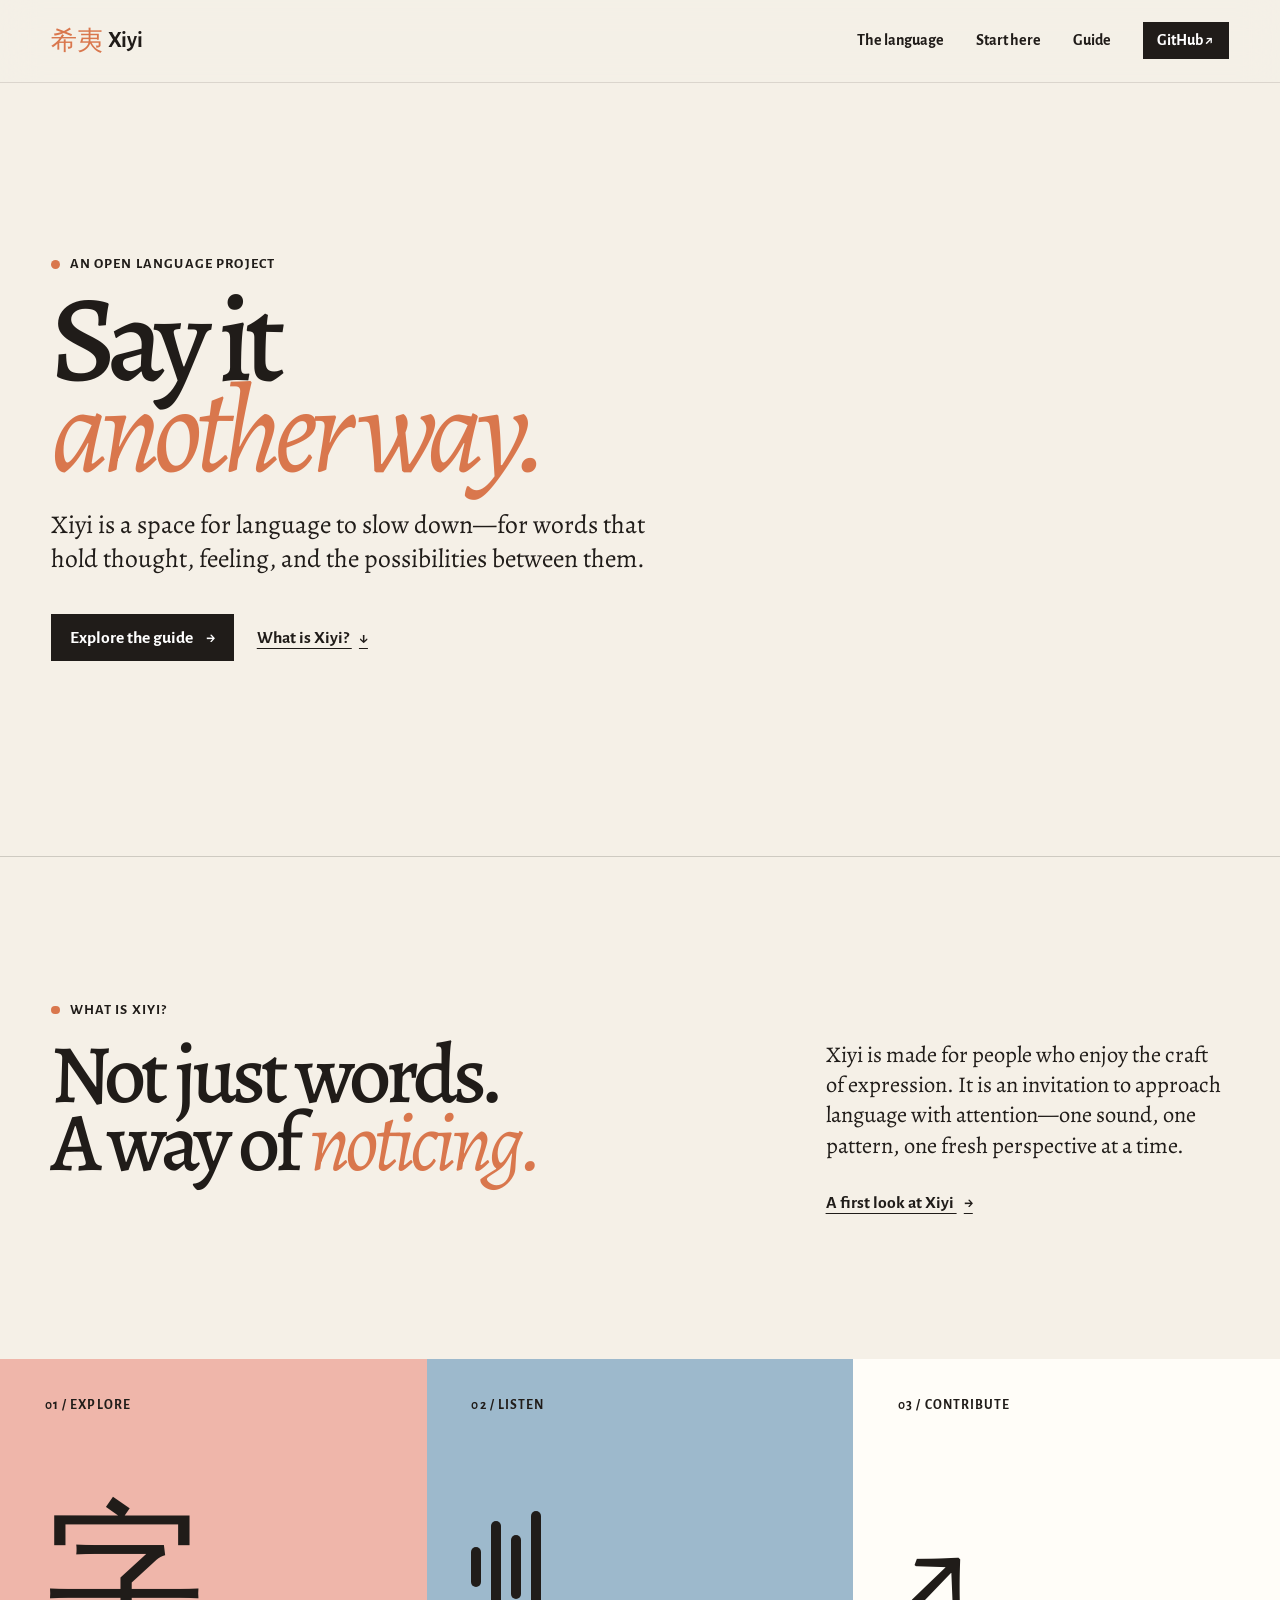
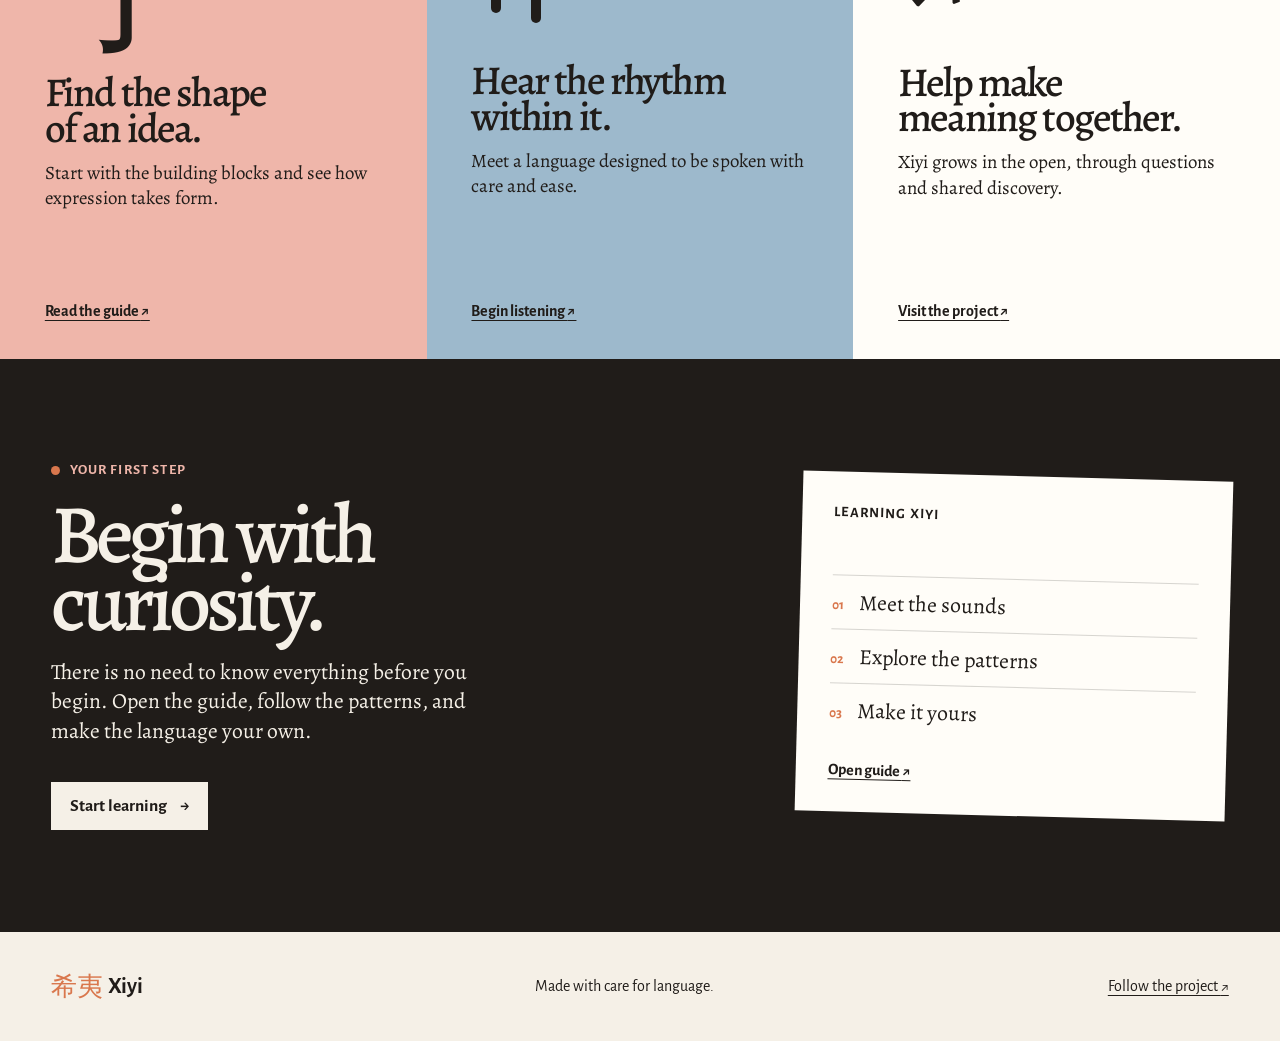
<file: src/pages/index.html>
<!doctype html>
<html lang="en">
  <head>
    <meta charset="UTF-8" />
    <meta name="viewport" content="width=device-width, initial-scale=1.0" />
    <meta name="description" content="Xiyi is an open language project for thoughtful expression." />
    <title>Xiyi — A language to linger in</title>
    <link rel="preconnect" href="https://fonts.googleapis.com" />
    <link rel="preconnect" href="https://fonts.gstatic.com" crossorigin />
    <link href="https://fonts.googleapis.com/css2?family=Alegreya:ital,wght@0,400;0,500;0,600;0,700;1,400;1,500&family=Alegreya+Sans:wght@400;500;600;700&display=swap" rel="stylesheet" />
    <link rel="stylesheet" href="../css/main.css" />
    <script src="../js/main.js" defer></script>
  </head>
  <body>
    <a class="skip-link" href="#main-content">Skip to content</a>
    <header class="site-header">
      <a class="wordmark" href="index.html" aria-label="Xiyi home"><span>希夷</span>Xiyi</a>
      <button class="menu-toggle" type="button" aria-expanded="false" aria-controls="site-nav">Menu</button>
      <nav id="site-nav" class="site-nav" aria-label="Main navigation">
        <a href="#language">The language</a>
        <a href="#begin">Start here</a>
        <a href="docs.html">Guide</a>
        <a class="nav-github" href="https://github.com/LouhPaang/Xiyi" target="_blank" rel="noreferrer">GitHub <span aria-hidden="true">↗</span></a>
      </nav>
    </header>

    <main id="main-content">
      <section class="hero" aria-labelledby="hero-title">
        <div class="hero-copy">
          <p class="kicker"><span></span> An open language project</p>
          <h1 id="hero-title">Say it<br /><em>another way.</em></h1>
          <p class="hero-intro">Xiyi is a space for language to slow down—for words that hold thought, feeling, and the possibilities between them.</p>
          <div class="hero-actions">
            <a class="button button-dark" href="docs.html">Explore the guide <span aria-hidden="true">→</span></a>
            <a class="arrow-link" href="#language">What is Xiyi? <span aria-hidden="true">↓</span></a>
          </div>
        </div>
      </section>

      <section id="language" class="statement section">
        <p class="kicker"><span></span> What is Xiyi?</p>
        <div class="statement-layout">
          <h2>Not just words.<br />A way of <em>noticing.</em></h2>
          <div class="statement-copy">
            <p>Xiyi is made for people who enjoy the craft of expression. It is an invitation to approach language with attention—one sound, one pattern, one fresh perspective at a time.</p>
            <a class="arrow-link" href="docs.html">A first look at Xiyi <span aria-hidden="true">→</span></a>
          </div>
        </div>
      </section>

      <section class="feature-grid" aria-label="Ways into Xiyi">
        <article class="feature-card feature-writing"><p class="card-index">01 / Explore</p><div class="card-glyph">字</div><h3>Find the shape<br />of an idea.</h3><p>Start with the building blocks and see how expression takes form.</p><a href="docs.html" aria-label="Explore Xiyi writing">Read the guide <span aria-hidden="true">↗</span></a></article>
        <article class="feature-card feature-sound"><p class="card-index">02 / Listen</p><div class="sound-mark"><i></i><i></i><i></i><i></i></div><h3>Hear the rhythm<br />within it.</h3><p>Meet a language designed to be spoken with care and ease.</p><a href="docs.html" aria-label="Explore Xiyi sounds">Begin listening <span aria-hidden="true">↗</span></a></article>
        <article class="feature-card feature-open"><p class="card-index">03 / Contribute</p><div class="open-mark">↗</div><h3>Help make<br />meaning together.</h3><p>Xiyi grows in the open, through questions and shared discovery.</p><a href="https://github.com/LouhPaang/Xiyi" target="_blank" rel="noreferrer">Visit the project <span aria-hidden="true">↗</span></a></article>
      </section>

      <section id="begin" class="invitation">
        <div class="invitation-content"><p class="kicker"><span></span> Your first step</p><h2>Begin with<br />curiosity.</h2><p>There is no need to know everything before you begin. Open the guide, follow the patterns, and make the language your own.</p><a class="button button-light" href="docs.html">Start learning <span aria-hidden="true">→</span></a></div>
        <aside class="guide-preview" aria-label="Learning guide preview"><p>Learning Xiyi</p><ol><li><span>01</span> Meet the sounds</li><li><span>02</span> Explore the patterns</li><li><span>03</span> Make it yours</li></ol><a href="docs.html">Open guide <span aria-hidden="true">↗</span></a></aside>
      </section>
    </main>

    <footer class="site-footer"><a class="wordmark" href="index.html"><span>希夷</span>Xiyi</a><p>Made with care for language.</p><a href="https://github.com/LouhPaang/Xiyi" target="_blank" rel="noreferrer">Follow the project <span aria-hidden="true">↗</span></a></footer>
  </body>
</html>
</file>
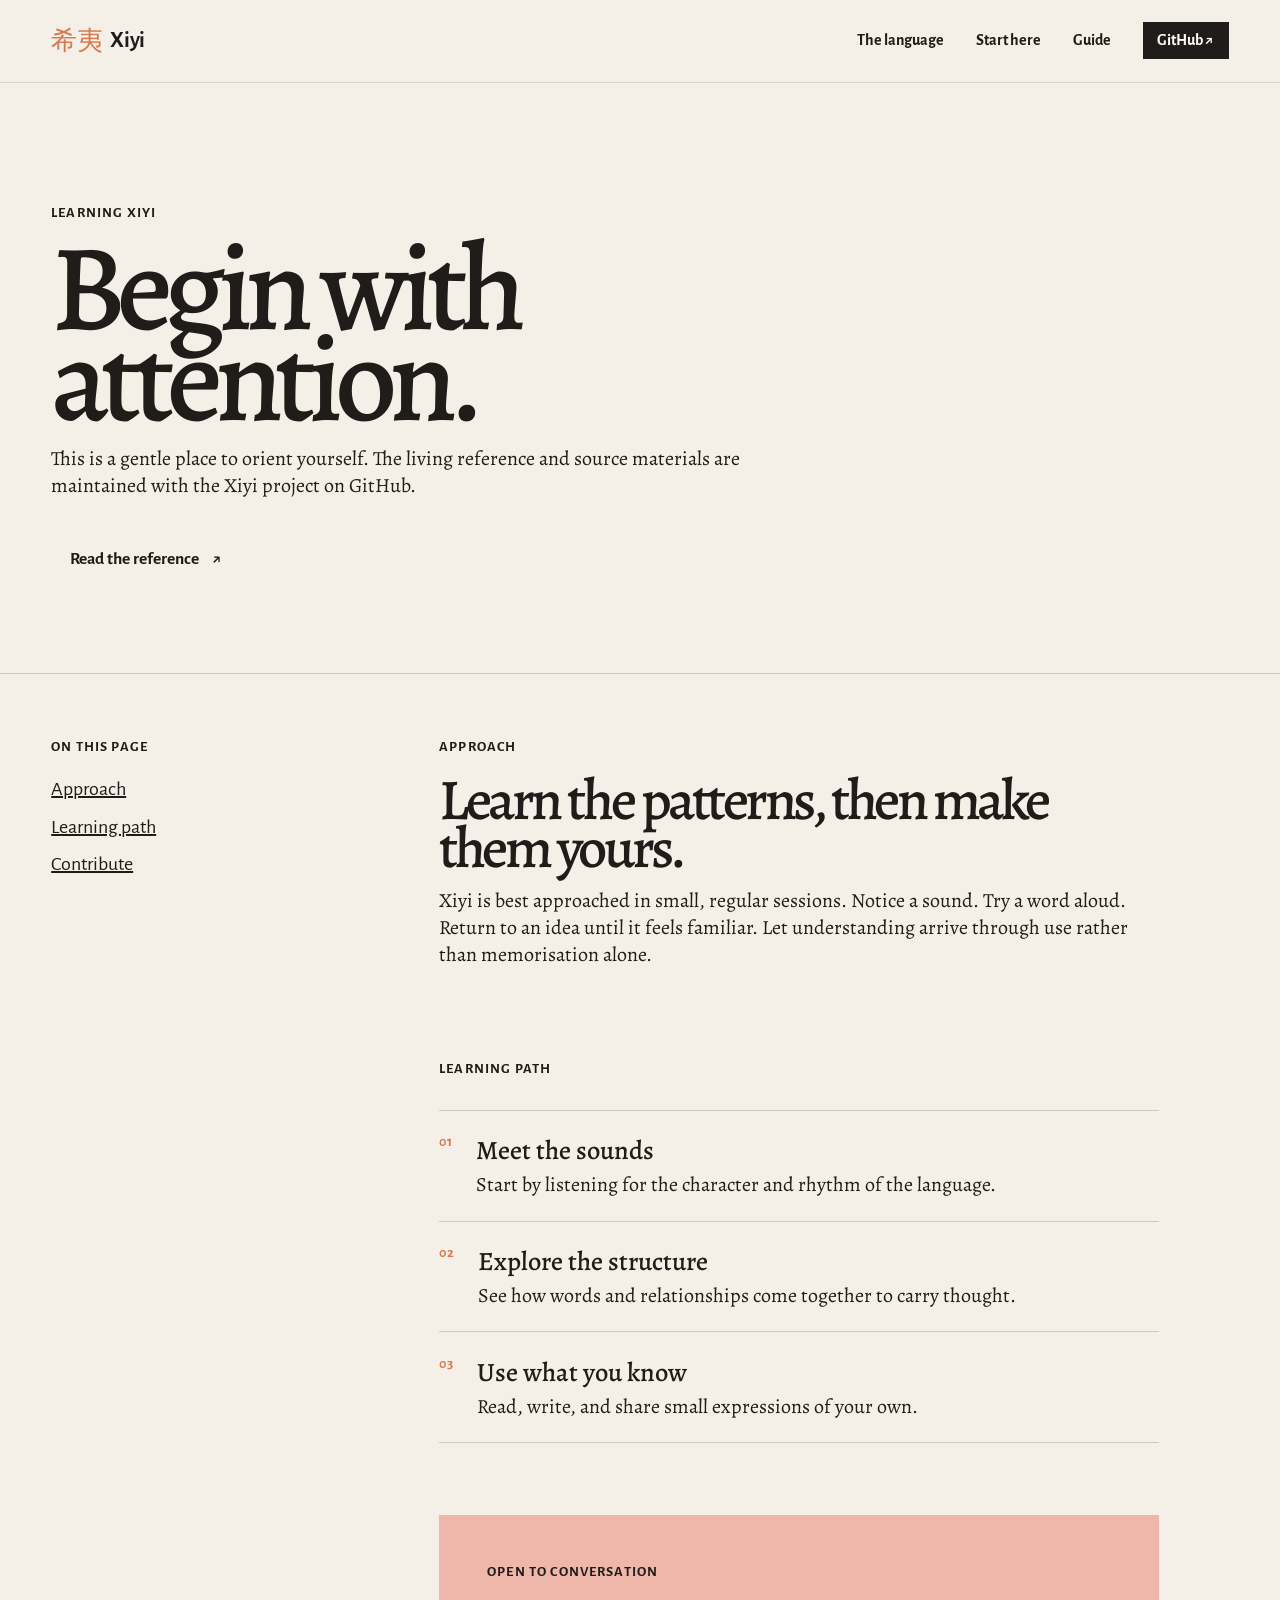
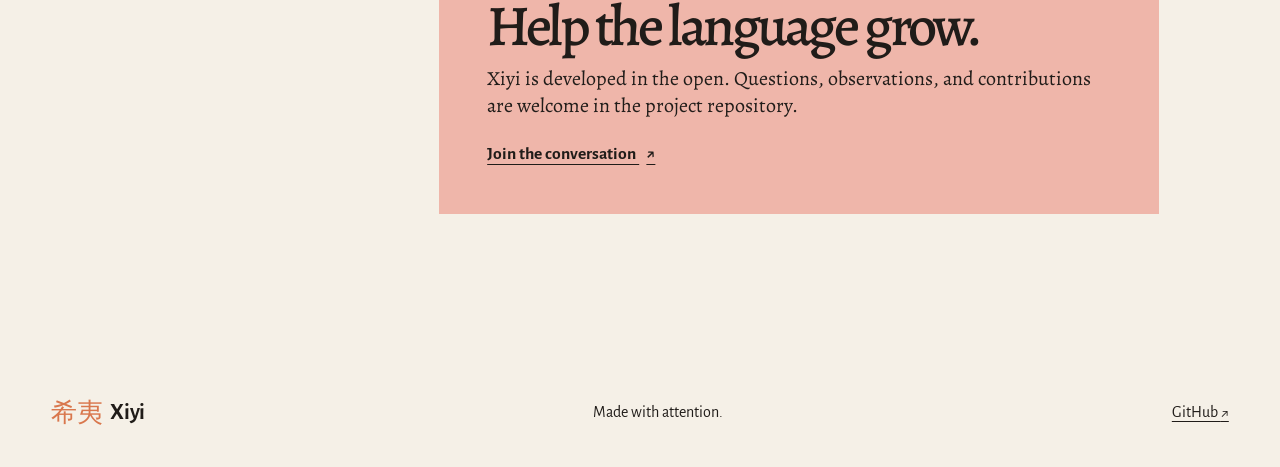
<file: src/pages/docs.html>
<!doctype html>
<html lang="en">
  <head>
    <meta charset="UTF-8" /><meta name="viewport" content="width=device-width, initial-scale=1.0" />
    <meta name="description" content="A gentle introduction to the Xiyi language." /><title>Learn Xiyi</title>
    <link rel="preconnect" href="https://fonts.googleapis.com" /><link rel="preconnect" href="https://fonts.gstatic.com" crossorigin />
    <link href="https://fonts.googleapis.com/css2?family=Alegreya:ital,wght@0,400;0,500;0,600;0,700;1,400;1,500&family=Alegreya+Sans:wght@400;500;600;700&display=swap" rel="stylesheet" />
    <link rel="stylesheet" href="../css/main.css" /><script src="../js/main.js" defer></script>
  </head>
  <body>
    <a class="skip-link" href="#main-content">Skip to content</a>
    <header class="site-header"><a class="wordmark" href="index.html"><span>希夷</span> Xiyi</a><button class="menu-toggle" type="button" aria-expanded="false" aria-controls="site-nav">Menu</button><nav id="site-nav" class="site-nav" aria-label="Main navigation"><a href="index.html#language">The language</a><a href="index.html#begin">Start here</a><a class="active" href="docs.html">Guide</a><a class="nav-github" href="https://github.com/LouhPaang/Xiyi" target="_blank" rel="noreferrer">GitHub <span aria-hidden="true">↗</span></a></nav></header>
    <main id="main-content" class="guide">
      <section class="guide-hero"><p class="kicker">Learning Xiyi</p><h1>Begin with attention.</h1><p class="intro">This is a gentle place to orient yourself. The living reference and source materials are maintained with the Xiyi project on GitHub.</p><a class="button" href="https://github.com/LouhPaang/Xiyi" target="_blank" rel="noreferrer">Read the reference <span aria-hidden="true">↗</span></a></section>
      <section class="guide-grid"><aside><p class="kicker">On this page</p><a href="#approach">Approach</a><a href="#path">Learning path</a><a href="#contribute">Contribute</a></aside><div class="guide-content"><section id="approach"><p class="kicker">Approach</p><h2>Learn the patterns, then make them yours.</h2><p>Xiyi is best approached in small, regular sessions. Notice a sound. Try a word aloud. Return to an idea until it feels familiar. Let understanding arrive through use rather than memorisation alone.</p></section><section id="path"><p class="kicker">Learning path</p><ol class="path-list"><li><span>01</span><div><h3>Meet the sounds</h3><p>Start by listening for the character and rhythm of the language.</p></div></li><li><span>02</span><div><h3>Explore the structure</h3><p>See how words and relationships come together to carry thought.</p></div></li><li><span>03</span><div><h3>Use what you know</h3><p>Read, write, and share small expressions of your own.</p></div></li></ol></section><section id="contribute" class="contribute"><p class="kicker">Open to conversation</p><h2>Help the language grow.</h2><p>Xiyi is developed in the open. Questions, observations, and contributions are welcome in the project repository.</p><a class="arrow-link" href="https://github.com/LouhPaang/Xiyi" target="_blank" rel="noreferrer">Join the conversation <span aria-hidden="true">↗</span></a></section></div></section>
    </main>
    <footer class="site-footer"><a class="wordmark" href="index.html"><span>希夷</span> Xiyi</a><p>Made with attention.</p><a href="https://github.com/LouhPaang/Xiyi" target="_blank" rel="noreferrer">GitHub <span aria-hidden="true">↗</span></a></footer>
  </body>
</html>
</file>
<file: src/css/main.css>
:root {
  --ink: #201c19;
  --cream: #f5f0e7;
  --paper: #fffdf8;
  --orange: #d9774d;
  --orange-dark: #c55e37;
  --pink: #efb6aa;
  --blue: #9db9cc;
  --line: rgba(32, 28, 25, 0.18);
  --serif: "Alegreya", Georgia, serif;
  --sans: "Alegreya Sans", Arial, sans-serif;
}

* { box-sizing: border-box; }
html { scroll-behavior: smooth; }
body { margin: 0; background: var(--cream); color: var(--ink); font: 20px/1.35 var(--serif); }
a { color: inherit; }
.skip-link { background: var(--ink); color: #fff; left: 1rem; padding: .6rem 1rem; position: absolute; top: -4rem; z-index: 10; }
.skip-link:focus { top: 1rem; }

.site-header, .site-footer { align-items: center; display: flex; justify-content: space-between; margin: auto; max-width: 1536px; padding: 1.4rem 4vw; }
.site-header { border-bottom: 1px solid var(--line); }
.wordmark { font: 700 1.4rem var(--sans); letter-spacing: -.02em; text-decoration: none; }
.wordmark span { color: var(--orange); font: 1.6rem var(--serif); margin-right: .35rem; vertical-align: -.08em; }
.site-nav { align-items: center; display: flex; font: 600 1rem var(--sans); gap: 2rem; }
.site-nav a { text-decoration: none; }
.site-nav a:not(.nav-github):hover { text-decoration: underline; text-underline-offset: .3rem; }
.nav-github { background: var(--ink); color: #fff; padding: .56rem .9rem; }
.menu-toggle { background: none; border: 0; color: var(--ink); display: none; font: 600 1rem var(--sans); }

.hero { display: grid; grid-template-columns: 1.08fr .92fr; margin: auto; max-width: 1536px; min-height: 710px; }
.hero-copy { align-self: center; padding: 7vw 4vw 8vw; }
.kicker { align-items: center; display: flex; font: 600 .9rem var(--sans); letter-spacing: .08em; margin: 0 0 1.3rem; text-transform: uppercase; }
.kicker span { background: var(--orange); border-radius: 100%; display: inline-block; height: .55rem; margin-right: .6rem; width: .55rem; }
h1, h2, h3, p { margin-top: 0; }
h1 { font-size: clamp(5rem, 9.6vw, 10rem); font-weight: 500; letter-spacing: -.065em; line-height: .74; margin: 0 0 2rem; }
h1 em, h2 em { color: var(--orange); font-weight: 400; }
.hero-intro { font-size: clamp(1.3rem, 2vw, 1.65rem); line-height: 1.32; max-width: 550px; }
.hero-actions { align-items: center; display: flex; gap: 1.2rem; margin-top: 2.4rem; }
.button { align-items: center; display: inline-flex; font: 600 1.1rem var(--sans); gap: .8rem; padding: .8rem 1.2rem; text-decoration: none; transition: transform .2s, background .2s; }
.button:hover { transform: translateY(-3px); }
.button-dark { background: var(--ink); color: white; }
.button-dark:hover { background: #3a312b; }
.round-link { align-items: center; border: 1px solid var(--ink); border-radius: 50%; display: flex; font: 1.4rem var(--sans); height: 3.2rem; justify-content: center; text-decoration: none; transition: background .2s, color .2s; width: 3.2rem; }
.round-link:hover { background: var(--orange); border-color: var(--orange); color: white; }

.hero-stage { background: var(--orange); min-height: 100%; overflow: hidden; position: relative; }
.stage-label { font: 600 .95rem var(--sans); left: 10%; letter-spacing: .1em; position: absolute; text-transform: uppercase; top: 7%; }
.hero-glyph { font-size: clamp(13rem, 26vw, 26rem); left: 51%; line-height: .58; position: absolute; top: 52%; transform: translate(-50%, -50%); }
.stage-orbit { border: 1px solid rgba(32, 28, 25, .6); border-radius: 50%; position: absolute; }
.orbit-one { height: 85%; right: -49%; top: -20%; width: 85%; }.orbit-two { bottom: -44%; height: 72%; left: -38%; width: 72%; }
.stage-note { bottom: 7%; font-size: 1.25rem; font-style: italic; line-height: 1.08; position: absolute; right: 10%; text-align: right; }

.section { margin: auto; max-width: 1536px; padding: 9rem 4vw; }
.statement { border-top: 1px solid var(--line); }
.statement-layout { display: grid; grid-template-columns: 1.25fr .75fr; gap: 8vw; }
h2 { font-size: clamp(3.6rem, 6.5vw, 7.3rem); font-weight: 500; letter-spacing: -.06em; line-height: .82; margin-bottom: 0; }
.statement-copy { align-self: end; }.statement-copy p { font-size: 1.4rem; line-height: 1.35; margin-bottom: 1.7rem; }
.arrow-link { font: 600 1.1rem var(--sans); text-underline-offset: .3rem; }
.arrow-link span { margin-left: .45rem; }

.feature-grid { display: grid; grid-template-columns: repeat(3, 1fr); margin: auto; max-width: 1536px; }
.feature-card { display: flex; flex-direction: column; min-height: 600px; padding: 2.4rem 2.8rem; }.feature-writing { background: var(--pink); }.feature-sound { background: var(--blue); }.feature-open { background: var(--paper); }
.card-index { font: 600 .85rem var(--sans); letter-spacing: .08em; text-transform: uppercase; }.card-glyph { font-size: 10rem; line-height: 1; margin: auto 0 1rem; }.sound-mark { align-items: center; display: flex; gap: .65rem; margin: auto 0 2.5rem; }.sound-mark i { background: var(--ink); border-radius: 10px; display: block; width: .6rem; }.sound-mark i:nth-child(1) { height: 2.5rem; }.sound-mark i:nth-child(2) { height: 5.8rem; }.sound-mark i:nth-child(3) { height: 4rem; }.sound-mark i:nth-child(4) { height: 7rem; }.open-mark { font: 9rem/.8 var(--serif); margin: auto 0 2.5rem; }
.feature-card h3 { font-size: clamp(2.2rem, 3.2vw, 3.6rem); font-weight: 500; letter-spacing: -.045em; line-height: .87; margin-bottom: .9rem; }.feature-card p:not(.card-index) { font-size: 1.18rem; max-width: 370px; }.feature-card a { font: 600 1rem var(--sans); margin-top: auto; text-underline-offset: .25rem; }

.invitation { align-items: center; background: var(--ink); color: var(--cream); display: grid; grid-template-columns: 1fr 1fr; max-width: none; overflow: hidden; padding: 0; }.invitation-word { align-items: center; color: var(--orange); display: flex; font-size: clamp(13rem, 28vw, 28rem); justify-content: center; line-height: .65; min-height: 630px; overflow: hidden; }.invitation-content { max-width: 590px; padding: 7rem 4vw; }.invitation .kicker { color: var(--pink); }.invitation h2 { margin-bottom: 1.3rem; }.invitation-content > p:not(.kicker) { font-size: 1.35rem; max-width: 450px; }.button-light { background: var(--cream); color: var(--ink); margin-top: 1rem; }.button-light:hover { background: var(--orange); color: var(--ink); }
.site-footer { font: 1rem var(--sans); padding-bottom: 2.3rem; padding-top: 2.3rem; }.site-footer p { margin: 0; }.site-footer > a:last-child { text-underline-offset: .25rem; }

.guide { margin: auto; max-width: 1360px; }.guide-hero { max-width: 850px; padding: 10vw 4vw 7vw; }.guide h1 { margin: .25rem 0 1.3rem; }.guide-hero .button { margin-top: 1rem; }.guide-grid { border-top: 1px solid var(--line); display: grid; gap: 10vw; grid-template-columns: 260px minmax(0, 720px); padding: 1rem 4vw 9rem; }.guide-grid aside { font-family: var(--sans); padding-top: 3rem; }.guide-grid aside a { color: var(--ink); display: block; margin: .65rem 0; }.guide-content { padding-top: 3rem; }.guide-content section { padding-bottom: 4.5rem; }.guide-content h2 { font-size: clamp(2.8rem, 4.5vw, 4.5rem); margin: .4rem 0 1rem; }.guide-content > section > p:not(.kicker) { font-size: 1.25rem; }.path-list { list-style: none; margin: 2rem 0 0; padding: 0; }.path-list li { border-top: 1px solid var(--line); display: flex; gap: 1.5rem; padding: 1.4rem 0; }.path-list li:last-child { border-bottom: 1px solid var(--line); }.path-list span { color: var(--orange); font: 600 .9rem var(--sans); }.path-list h3 { font-size: 1.65rem; font-weight: 500; margin: 0 0 .15rem; }.path-list p { margin: 0; }.contribute { background: var(--pink); padding: 3rem !important; }

@media (max-width: 760px) { body { font-size: 18px; }.site-header { min-height: 70px; }.menu-toggle { display: block; }.site-nav { background: var(--cream); border-bottom: 1px solid var(--line); display: none; flex-direction: column; left: 0; padding: 1.5rem 4vw 2rem; position: absolute; right: 0; top: 70px; z-index: 5; }.site-nav.is-open { display: flex; }.hero { grid-template-columns: 1fr; }.hero-copy { padding-bottom: 4rem; padding-top: 5rem; }.hero-stage { min-height: 460px; }.hero-glyph { font-size: 15rem; }.statement-layout, .invitation { grid-template-columns: 1fr; gap: 2rem; }.section { padding-bottom: 5.5rem; padding-top: 5.5rem; }.feature-grid { grid-template-columns: 1fr; }.feature-card { min-height: 430px; }.invitation-word { min-height: 370px; order: 2; }.invitation-content { padding-bottom: 5rem; padding-top: 5rem; }.guide-grid { display: block; padding-bottom: 5rem; }.guide-grid aside { display: none; }.guide-content { padding-top: 3rem; }.site-footer { flex-wrap: wrap; gap: 1rem; }.site-footer p { order: 3; width: 100%; } }

/* Fixed, translucent site navigation */
body { padding-top: 76px; }
.site-header {
  backdrop-filter: blur(18px);
  background: color-mix(in srgb, var(--cream) 82%, transparent);
  border-bottom: 1px solid rgba(32, 28, 25, .12);
  left: 0;
  max-width: none;
  position: fixed;
  right: 0;
  top: 0;
  z-index: 20;
}

/* The Chinese wordmark is intentionally rendered in Kangxi Dictionary type. */
.wordmark span,
.card-glyph {
  font-family: "Kangxi Dictionary", "Kangxi Zidian Ti", "康熙字典體", "Kaiti SC", "STKaiti", serif;
}

/* A typography-led hero: no adjacent Chinese-character illustration. */
.hero {
  display: block;
  min-height: min(780px, calc(100vh - 76px));
}
.hero-copy {
  max-width: 1100px;
  padding: clamp(7rem, 14vw, 12rem) 4vw clamp(6rem, 11vw, 9rem);
}
.hero-copy h1 { max-width: 950px; }
.hero-intro { max-width: 615px; }
.hero-actions { gap: 1.4rem; }
.hero-stage { display: none; }

/* A compact guide preview replaces the oversized character wall. */
.invitation {
  align-items: stretch;
  background: var(--ink);
  color: var(--cream);
  display: grid;
  gap: clamp(2rem, 7vw, 8rem);
  grid-template-columns: minmax(0, 1fr) minmax(320px, 430px);
  margin: 0 auto;
  max-width: 1536px;
  padding: clamp(4rem, 8vw, 7rem) 4vw;
}
.invitation-content { max-width: 620px; padding: 0; }
.guide-preview {
  align-self: center;
  background: var(--paper);
  color: var(--ink);
  display: flex;
  flex-direction: column;
  min-height: 340px;
  padding: 2rem;
  transform: rotate(1.5deg);
}
.guide-preview > p { font: 600 .9rem var(--sans); letter-spacing: .08em; text-transform: uppercase; }
.guide-preview ol { list-style: none; margin: auto 0 1.5rem; padding: 0; }
.guide-preview li { border-top: 1px solid var(--line); font-size: 1.35rem; padding: .75rem 0; }
.guide-preview li span { color: var(--orange); font: 600 .85rem var(--sans); margin-right: .7rem; }
.guide-preview a { font: 600 1rem var(--sans); text-underline-offset: .25rem; }

@media (max-width: 760px) {
  body { padding-top: 70px; }
  .site-header { padding-bottom: 1.15rem; padding-top: 1.15rem; }
  .site-nav { top: 70px; }
  .hero { min-height: 0; }
  .hero-copy { padding-bottom: 5rem; padding-top: 5rem; }
  .invitation { grid-template-columns: 1fr; padding-bottom: 4rem; padding-top: 4rem; }
  .guide-preview { min-height: 290px; transform: none; }
}
</file>
